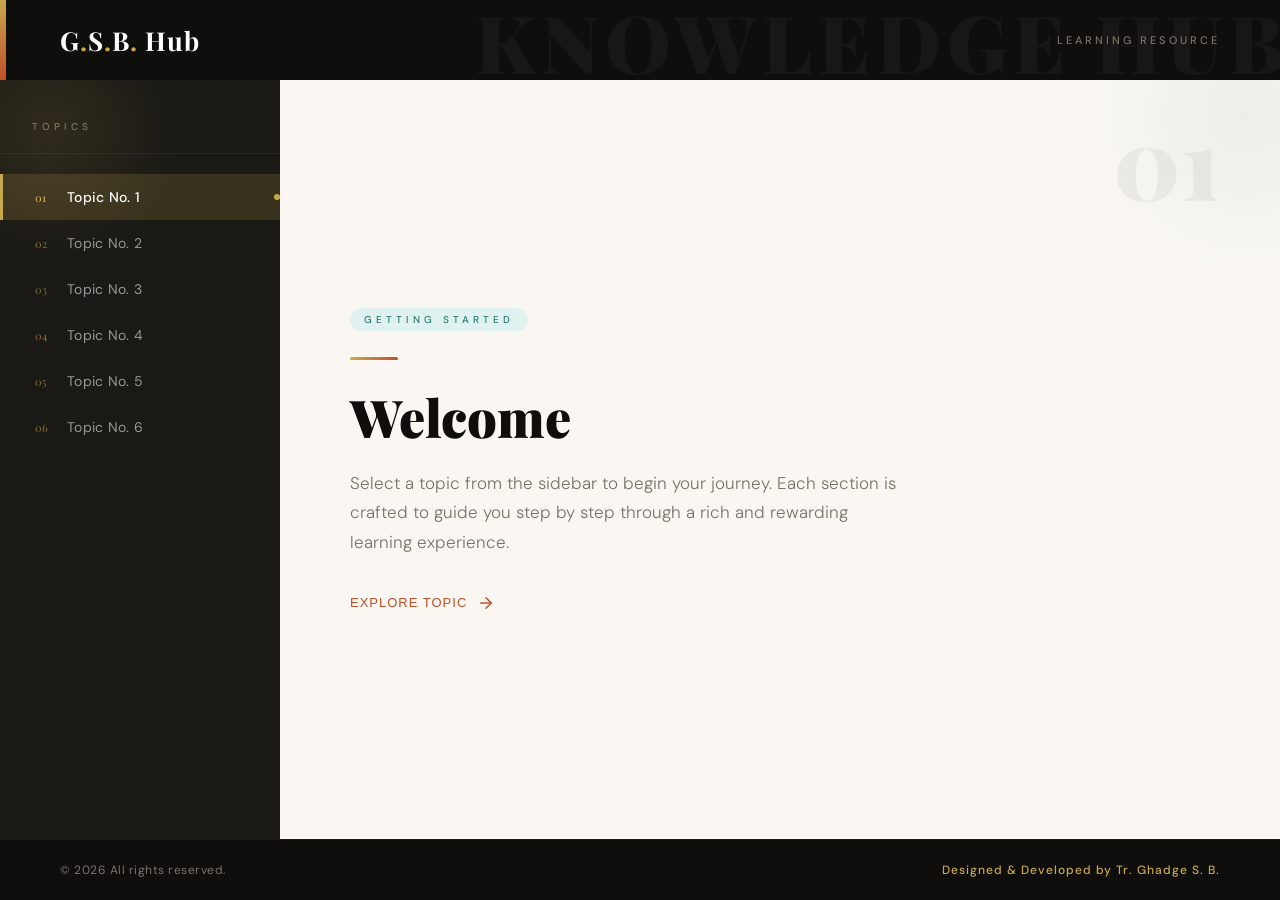
<file: index.html>
<!DOCTYPE html>
<html lang="en">
<head>
  <meta charset="UTF-8">
  <meta name="viewport" content="width=device-width, initial-scale=1.0">
  <title>Knowledge Hub by Tr. Ghadge S. B. | Information Technology</title>
  <link href="https://fonts.googleapis.com/css2?family=Playfair+Display:wght@700;900&family=DM+Sans:wght@300;400;500&display=swap" rel="stylesheet">

  <style>
    :root {
      --ink: #0f0e0c;
      --cream: #f7f3ed;
      --gold: #c9a84c;
      --gold-light: #f0d98a;
      --rust: #c0502a;
      --teal: #2a7a6f;
      --teal-light: #e0f2ef;
      --paper: #faf7f2;
      --muted: #7a7369;
      --sidebar-bg: #1a1915;
      --active-glow: rgba(201,168,76,0.18);
    }

    *, *::before, *::after {
      margin: 0; padding: 0; box-sizing: border-box;
    }

    body {
      font-family: 'DM Sans', sans-serif;
      background: var(--cream);
      min-height: 100vh;
      display: flex;
      flex-direction: column;
      overflow-x: hidden;
    }

    /* ── HEADER ── */
    header {
      background: var(--ink);
      padding: 0 60px;
      height: 80px;
      display: flex;
      align-items: center;
      justify-content: space-between;
      position: relative;
      overflow: hidden;
    }

    header::before {
      content: '';
      position: absolute;
      left: 0; top: 0;
      width: 6px; height: 100%;
      background: linear-gradient(to bottom, var(--gold), var(--rust));
    }

    header::after {
      content: 'KNOWLEDGE HUB';
      position: absolute;
      right: -10px; top: 50%;
      transform: translateY(-50%);
      font-family: 'Playfair Display', serif;
      font-size: 80px;
      font-weight: 900;
      color: rgba(255,255,255,0.04);
      letter-spacing: 6px;
      pointer-events: none;
      user-select: none;
    }

    .header-logo {
      font-family: 'Playfair Display', serif;
      font-size: 26px;
      font-weight: 700;
      color: #fff;
      letter-spacing: 1px;
      position: relative;
      z-index: 1;
    }

    .header-logo span {
      color: var(--gold);
    }

    .header-tag {
      font-size: 11px;
      font-weight: 500;
      letter-spacing: 3px;
      text-transform: uppercase;
      color: var(--muted);
      position: relative;
      z-index: 1;
    }

    /* ── LAYOUT ── */
    .wrapper {
      display: flex;
      flex: 1;
      gap: 0;
    }

    /* ── SIDEBAR ── */
    aside {
      width: 280px;
      min-width: 280px;
      background: var(--sidebar-bg);
      padding: 40px 0;
      position: relative;
      overflow: hidden;
    }

    aside::before {
      content: '';
      position: absolute;
      top: -80px; left: -80px;
      width: 260px; height: 260px;
      border-radius: 50%;
      background: radial-gradient(circle, rgba(201,168,76,0.12), transparent 70%);
      pointer-events: none;
    }

    .sidebar-label {
      font-size: 10px;
      font-weight: 500;
      letter-spacing: 4px;
      text-transform: uppercase;
      color: var(--muted);
      padding: 0 32px 20px;
      border-bottom: 1px solid rgba(255,255,255,0.06);
      margin-bottom: 20px;
    }

    aside ul {
      list-style: none;
    }

    aside ul li {
      padding: 14px 32px;
      cursor: pointer;
      display: flex;
      align-items: center;
      gap: 14px;
      color: rgba(255,255,255,0.55);
      font-size: 14px;
      font-weight: 400;
      letter-spacing: 0.3px;
      position: relative;
      transition: all 0.28s ease;
      border-left: 3px solid transparent;
    }

    aside ul li .num {
      font-family: 'Playfair Display', serif;
      font-size: 11px;
      color: var(--gold);
      opacity: 0.6;
      min-width: 18px;
      transition: opacity 0.28s;
    }

    aside ul li:hover {
      color: #fff;
      background: rgba(255,255,255,0.04);
      border-left-color: var(--gold);
      padding-left: 38px;
    }

    aside ul li:hover .num { opacity: 1; }

    aside ul li.active {
      color: #fff;
      background: var(--active-glow);
      border-left-color: var(--gold);
      font-weight: 500;
    }

    aside ul li.active .num { opacity: 1; }

    aside ul li.active::after {
      content: '';
      position: absolute;
      right: 0; top: 50%;
      transform: translateY(-50%);
      width: 6px; height: 6px;
      border-radius: 50%;
      background: var(--gold);
    }

    /* ── MAIN CONTENT ── */
    main {
      flex: 1;
      background: var(--paper);
      padding: 60px 70px;
      position: relative;
      display: flex;
      flex-direction: column;
      justify-content: center;
      min-height: 500px;
      overflow: hidden;
    }

    main::before {
      content: '';
      position: absolute;
      top: 0; right: 0;
      width: 340px; height: 340px;
      border-radius: 50%;
      background: radial-gradient(circle, rgba(42,122,111,0.07), transparent 70%);
      transform: translate(40%, -40%);
      pointer-events: none;
    }

    .topic-number {
      font-family: 'Playfair Display', serif;
      font-size: 100px;
      font-weight: 900;
      color: rgba(15,14,12,0.05);
      line-height: 1;
      position: absolute;
      top: 30px; right: 60px;
      transition: opacity 0.4s;
      user-select: none;
      pointer-events: none;
    }

    .content-inner {
      position: relative;
      z-index: 1;
    }

    .content-tag {
      display: inline-block;
      font-size: 10px;
      font-weight: 500;
      letter-spacing: 4px;
      text-transform: uppercase;
      color: var(--teal);
      background: var(--teal-light);
      padding: 5px 14px;
      border-radius: 20px;
      margin-bottom: 26px;
      opacity: 0;
      transform: translateY(8px);
      animation: fadeUp 0.5s forwards;
    }

    #title {
      font-family: 'Playfair Display', serif;
      font-size: 52px;
      font-weight: 900;
      color: var(--ink);
      line-height: 1.1;
      margin-bottom: 24px;
      opacity: 0;
      transform: translateY(14px);
      animation: fadeUp 0.5s 0.08s forwards;
    }

    #description {
      font-size: 17px;
      line-height: 1.75;
      color: var(--muted);
      max-width: 560px;
      font-weight: 300;
      opacity: 0;
      transform: translateY(10px);
      animation: fadeUp 0.5s 0.16s forwards;
    }

    .divider {
      width: 48px;
      height: 3px;
      background: linear-gradient(to right, var(--gold), var(--rust));
      border-radius: 2px;
      margin-bottom: 28px;
      opacity: 0;
      animation: fadeUp 0.5s 0.06s forwards;
    }

    .read-more {
      display: inline-flex;
      align-items: center;
      gap: 10px;
      margin-top: 36px;
      font-size: 13px;
      font-weight: 500;
      letter-spacing: 1px;
      text-transform: uppercase;
      color: var(--rust);
      cursor: pointer;
      opacity: 0;
      animation: fadeUp 0.5s 0.24s forwards;
      text-decoration: none;
      border: none;
      background: none;
      padding: 0;
    }

    .read-more svg {
      transition: transform 0.25s;
    }

    .read-more:hover svg { transform: translateX(5px); }

    /* ── TOPIC PAGE OVERLAY ── */
    #topic-overlay {
      display: none;
      position: fixed;
      inset: 0;
      z-index: 1000;
      background: var(--paper);
      overflow-y: auto;
      animation: overlayIn 0.45s cubic-bezier(0.22,1,0.36,1) forwards;
    }

    #topic-overlay.closing {
      animation: overlayOut 0.35s ease forwards;
    }

    @keyframes overlayIn {
      from { opacity: 0; transform: translateY(32px); }
      to   { opacity: 1; transform: translateY(0); }
    }

    @keyframes overlayOut {
      from { opacity: 1; transform: translateY(0); }
      to   { opacity: 0; transform: translateY(24px); }
    }

    .tp-header {
      background: var(--ink);
      padding: 0 60px;
      height: 70px;
      display: flex;
      align-items: center;
      justify-content: space-between;
      position: sticky;
      top: 0;
      z-index: 10;
    }

    .tp-header::before {
      content: '';
      position: absolute;
      left: 0; top: 0;
      width: 5px; height: 100%;
      background: linear-gradient(to bottom, var(--gold), var(--rust));
    }

    .tp-back {
      display: flex;
      align-items: center;
      gap: 10px;
      background: none;
      border: none;
      cursor: pointer;
      color: rgba(255,255,255,0.6);
      font-family: 'DM Sans', sans-serif;
      font-size: 13px;
      font-weight: 500;
      letter-spacing: 1px;
      text-transform: uppercase;
      transition: color 0.22s;
      padding: 0;
    }

    .tp-back:hover { color: var(--gold); }

    .tp-back svg { transition: transform 0.22s; }
    .tp-back:hover svg { transform: translateX(-4px); }

    .tp-header-title {
      font-family: 'Playfair Display', serif;
      font-size: 15px;
      color: rgba(255,255,255,0.35);
      letter-spacing: 1px;
    }

    .tp-body {
      max-width: 820px;
      margin: 0 auto;
      padding: 70px 40px 100px;
    }

    .tp-tag {
      display: inline-block;
      font-size: 10px;
      font-weight: 500;
      letter-spacing: 4px;
      text-transform: uppercase;
      color: var(--teal);
      background: var(--teal-light);
      padding: 5px 14px;
      border-radius: 20px;
      margin-bottom: 28px;
      animation: fadeUp 0.5s forwards;
    }

    .tp-divider {
      width: 48px;
      height: 3px;
      background: linear-gradient(to right, var(--gold), var(--rust));
      border-radius: 2px;
      margin-bottom: 32px;
      animation: fadeUp 0.5s 0.07s forwards;
      opacity: 0;
    }

    .tp-title {
      font-family: 'Playfair Display', serif;
      font-size: 56px;
      font-weight: 900;
      color: var(--ink);
      line-height: 1.1;
      margin-bottom: 36px;
      animation: fadeUp 0.5s 0.1s forwards;
      opacity: 0;
    }

    .tp-section-label {
      font-size: 10px;
      font-weight: 600;
      letter-spacing: 4px;
      text-transform: uppercase;
      color: var(--muted);
      margin-bottom: 16px;
      margin-top: 48px;
      animation: fadeUp 0.5s 0.15s forwards;
      opacity: 0;
    }

    .tp-content-box {
      background: #fff;
      border: 1px solid rgba(15,14,12,0.07);
      border-radius: 12px;
      padding: 40px 44px;
      min-height: 200px;
      animation: fadeUp 0.5s 0.2s forwards;
      opacity: 0;
      position: relative;
    }

    .tp-content-box .placeholder-text {
      font-size: 15px;
      line-height: 1.9;
      color: rgba(122,115,105,0.45);
      font-style: italic;
    }

    .tp-grid {
      display: grid;
      grid-template-columns: 1fr 1fr;
      gap: 20px;
      margin-top: 24px;
      animation: fadeUp 0.5s 0.28s forwards;
      opacity: 0;
    }

    .tp-card {
      background: #fff;
      border: 1px solid rgba(15,14,12,0.07);
      border-radius: 10px;
      padding: 28px 28px 24px;
      position: relative;
      overflow: hidden;
    }

    .tp-card::before {
      content: '';
      position: absolute;
      top: 0; left: 0;
      width: 100%; height: 3px;
      background: linear-gradient(to right, var(--gold), transparent);
    }

    .tp-card h4 {
      font-family: 'Playfair Display', serif;
      font-size: 16px;
      font-weight: 700;
      color: var(--ink);
      margin-bottom: 10px;
    }

    .tp-card p {
      font-size: 13px;
      line-height: 1.7;
      color: var(--muted);
      font-weight: 300;
    }

    .tp-footer-note {
      margin-top: 60px;
      padding-top: 28px;
      border-top: 1px solid rgba(15,14,12,0.08);
      font-size: 12px;
      color: rgba(122,115,105,0.5);
      letter-spacing: 0.5px;
      animation: fadeUp 0.5s 0.35s forwards;
      opacity: 0;
      display: flex;
      justify-content: space-between;
      align-items: center;
    }

    @media (max-width: 768px) {
      .tp-header { padding: 0 20px; }
      .tp-body { padding: 40px 20px 80px; }
      .tp-title { font-size: 36px; }
      .tp-grid { grid-template-columns: 1fr; }
    }

    @keyframes fadeUp {
      to { opacity: 1; transform: translateY(0); }
    }

    /* Restart animation trick */
    .animate-reset .content-tag,
    .animate-reset #title,
    .animate-reset #description,
    .animate-reset .divider,
    .animate-reset .read-more {
      animation: none;
      opacity: 0;
      transform: translateY(10px);
    }

    /* ── FOOTER ── */
    footer {
      background: var(--ink);
      padding: 22px 60px;
      display: flex;
      align-items: center;
      justify-content: space-between;
      border-top: 1px solid rgba(255,255,255,0.06);
    }

    footer p {
      font-size: 12px;
      color: var(--muted);
      font-style: normal;
      letter-spacing: 0.5px;
    }

    footer span {
      font-size: 12px;
      color: var(--gold);
      letter-spacing: 1px;
      font-weight: 500;
    }

    /* ── RESPONSIVE ── */
    @media (max-width: 768px) {
      header { padding: 0 24px; }
      .wrapper { flex-direction: column; }
      aside { width: 100%; min-width: unset; padding: 24px 0; }
      aside ul { display: flex; flex-wrap: wrap; gap: 0; }
      aside ul li { flex: 1 1 45%; padding: 12px 20px; }
      aside ul li.active::after { display: none; }
      main { padding: 40px 28px; min-height: 320px; }
      #title { font-size: 34px; }
      .topic-number { font-size: 70px; }
      footer { flex-direction: column; gap: 8px; padding: 18px 24px; text-align: center; }
    }
  </style>
</head>
<body>

  <header>
    <div class="header-logo">G<span>.</span>S<span>.</span>B<span>.</span> Hub</div>
    <div class="header-tag">Learning Resource</div>
  </header>

  <div class="wrapper">

    <aside>
      <div class="sidebar-label">Topics</div>
      <ul id="nav-list">
        <li class="active" onclick="showContent(this, 1, 'Topic No. 1', 'Dive into the foundations — where every great journey begins. Here you\'ll find the core concepts and building blocks that underpin everything that follows in this curriculum.')">
          <span class="num">01</span> Topic No. 1
        </li>
        <li onclick="showContent(this, 2, 'Topic No. 2', 'Explore the second dimension of learning. This topic expands on the basics and introduces new layers of understanding, carefully structured to challenge and grow your thinking.')">
          <span class="num">02</span> Topic No. 2
        </li>
        <li onclick="showContent(this, 3, 'Topic No. 3', 'The middle ground where theory meets practice. Topic 3 bridges conceptual knowledge with hands-on application, helping you see the bigger picture in sharp detail.')">
          <span class="num">03</span> Topic No. 3
        </li>
        <li onclick="showContent(this, 4, 'Topic No. 4', 'Advanced ideas begin to take shape here. You\'ll encounter more complex patterns and frameworks, presented with clarity and precision for deeper comprehension.')">
          <span class="num">04</span> Topic No. 4
        </li>
        <li onclick="showContent(this, 5, 'Topic No. 5', 'Nearing the summit of understanding. This topic synthesises everything covered so far, weaving together threads into a coherent and powerful intellectual tapestry.')">
          <span class="num">05</span> Topic No. 5
        </li>
        <li onclick="showContent(this, 6, 'Topic No. 6', 'The final frontier — where learners emerge equipped, inspired, and ready. Topic 6 consolidates mastery and points toward the horizon of what comes next.')">
          <span class="num">06</span> Topic No. 6
        </li>
      </ul>
    </aside>

    <main id="content-area">
      <div class="topic-number" id="bg-num">01</div>
      <div class="content-inner">
        <div class="content-tag" id="content-tag">Getting Started</div>
        <div class="divider" id="divider"></div>
        <h1 id="title">Welcome</h1>
        <p id="description">Select a topic from the sidebar to begin your journey. Each section is crafted to guide you step by step through a rich and rewarding learning experience.</p>
        <button class="read-more" id="read-more" onclick="openTopicPage()">
          Explore Topic
          <svg width="18" height="18" viewBox="0 0 24 24" fill="none" stroke="currentColor" stroke-width="2" stroke-linecap="round" stroke-linejoin="round">
            <line x1="5" y1="12" x2="19" y2="12"/><polyline points="12 5 19 12 12 19"/>
          </svg>
        </button>
      </div>
    </main>

  </div>

  <footer>
    <p>&copy; 2026 All rights reserved.</p>
    <span>Designed &amp; Developed by Tr. Ghadge S. B.</span>
  </footer>

  <!-- ── TOPIC PAGE OVERLAY ── -->
  <div id="topic-overlay">
    <div class="tp-header">
      <button class="tp-back" onclick="closeTopicPage()">
        <svg width="18" height="18" viewBox="0 0 24 24" fill="none" stroke="currentColor" stroke-width="2" stroke-linecap="round" stroke-linejoin="round">
          <line x1="19" y1="12" x2="5" y2="12"/><polyline points="12 19 5 12 12 5"/>
        </svg>
        Back
      </button>
      <div class="tp-header-title" id="tp-header-label">Knowledge Hub</div>
    </div>

    <div class="tp-body">
      <div class="tp-tag" id="tp-tag">Topic</div>
      <div class="tp-divider"></div>
      <h1 class="tp-title" id="tp-title">Topic Title</h1>

      <div class="tp-section-label">Overview</div>
      <div class="tp-content-box">
        <p class="placeholder-text">This is the dedicated page for this topic. Add your lesson content, notes, media, or any rich material here. This template is ready for you to populate with real content.</p>
      </div>

      <div class="tp-grid">
        <div class="tp-card">
          <h4>Key Concepts</h4>
          <p>List the primary ideas, definitions, or principles covered in this topic section.</p>
        </div>
        <div class="tp-card">
          <h4>Learning Objectives</h4>
          <p>What will the learner understand or be able to do after completing this topic?</p>
        </div>
        <div class="tp-card">
          <h4>Resources</h4>
          <p>Links, references, textbooks, or supplementary materials related to this topic.</p>
        </div>
        <div class="tp-card">
          <h4>Activities</h4>
          <p>Exercises, assignments, or practice problems that reinforce the topic content.</p>
        </div>
      </div>

      <div class="tp-footer-note">
        <span>&copy; 2026 All rights reserved.</span>
        <span>Designed &amp; Developed by Tr. Ghadge S. B.</span>
      </div>
    </div>
  </div>


  <script>
    const tags = ['Getting Started','Foundations','Core Concepts','Advanced Theory','Synthesis','Mastery'];
    let currentTitle = 'Welcome';
    let currentTag = 'Getting Started';

    function showContent(el, num, title, description) {
      document.querySelectorAll('#nav-list li').forEach(li => li.classList.remove('active'));
      el.classList.add('active');

      currentTitle = title;
      currentTag = tags[num-1] || 'Topic';

      const area = document.getElementById('content-area');
      area.classList.add('animate-reset');

      requestAnimationFrame(() => {
        requestAnimationFrame(() => {
          area.classList.remove('animate-reset');

          document.getElementById('bg-num').textContent = String(num).padStart(2,'0');
          document.getElementById('content-tag').textContent = currentTag;
          document.getElementById('title').textContent = title;
          document.getElementById('description').textContent = description;

          ['content-tag','divider','title','description','read-more'].forEach((id, i) => {
            const el = document.getElementById(id);
            if (!el) return;
            el.style.animation = 'none';
            el.style.opacity = '0';
            el.style.transform = 'translateY(10px)';
            el.offsetHeight;
            el.style.animation = `fadeUp 0.5s ${i * 0.07}s forwards`;
          });
        });
      });
    }

    function openTopicPage() {
      const overlay = document.getElementById('topic-overlay');
      document.getElementById('tp-title').textContent = currentTitle;
      document.getElementById('tp-tag').textContent = currentTag;
      document.getElementById('tp-header-label').textContent = currentTitle;

      // Re-trigger animations inside overlay
      const animEls = overlay.querySelectorAll('.tp-tag, .tp-divider, .tp-title, .tp-section-label, .tp-content-box, .tp-grid, .tp-footer-note');
      animEls.forEach(el => {
        el.style.animation = 'none';
        el.style.opacity = '0';
        el.offsetHeight;
        el.style.animation = '';
      });

      overlay.classList.remove('closing');
      overlay.style.display = 'block';
      document.body.style.overflow = 'hidden';
      overlay.scrollTop = 0;
    }

    function closeTopicPage() {
      const overlay = document.getElementById('topic-overlay');
      overlay.classList.add('closing');
      setTimeout(() => {
        overlay.style.display = 'none';
        overlay.classList.remove('closing');
        document.body.style.overflow = '';
      }, 340);
    }
  </script>
</body>
</html>
</file>
